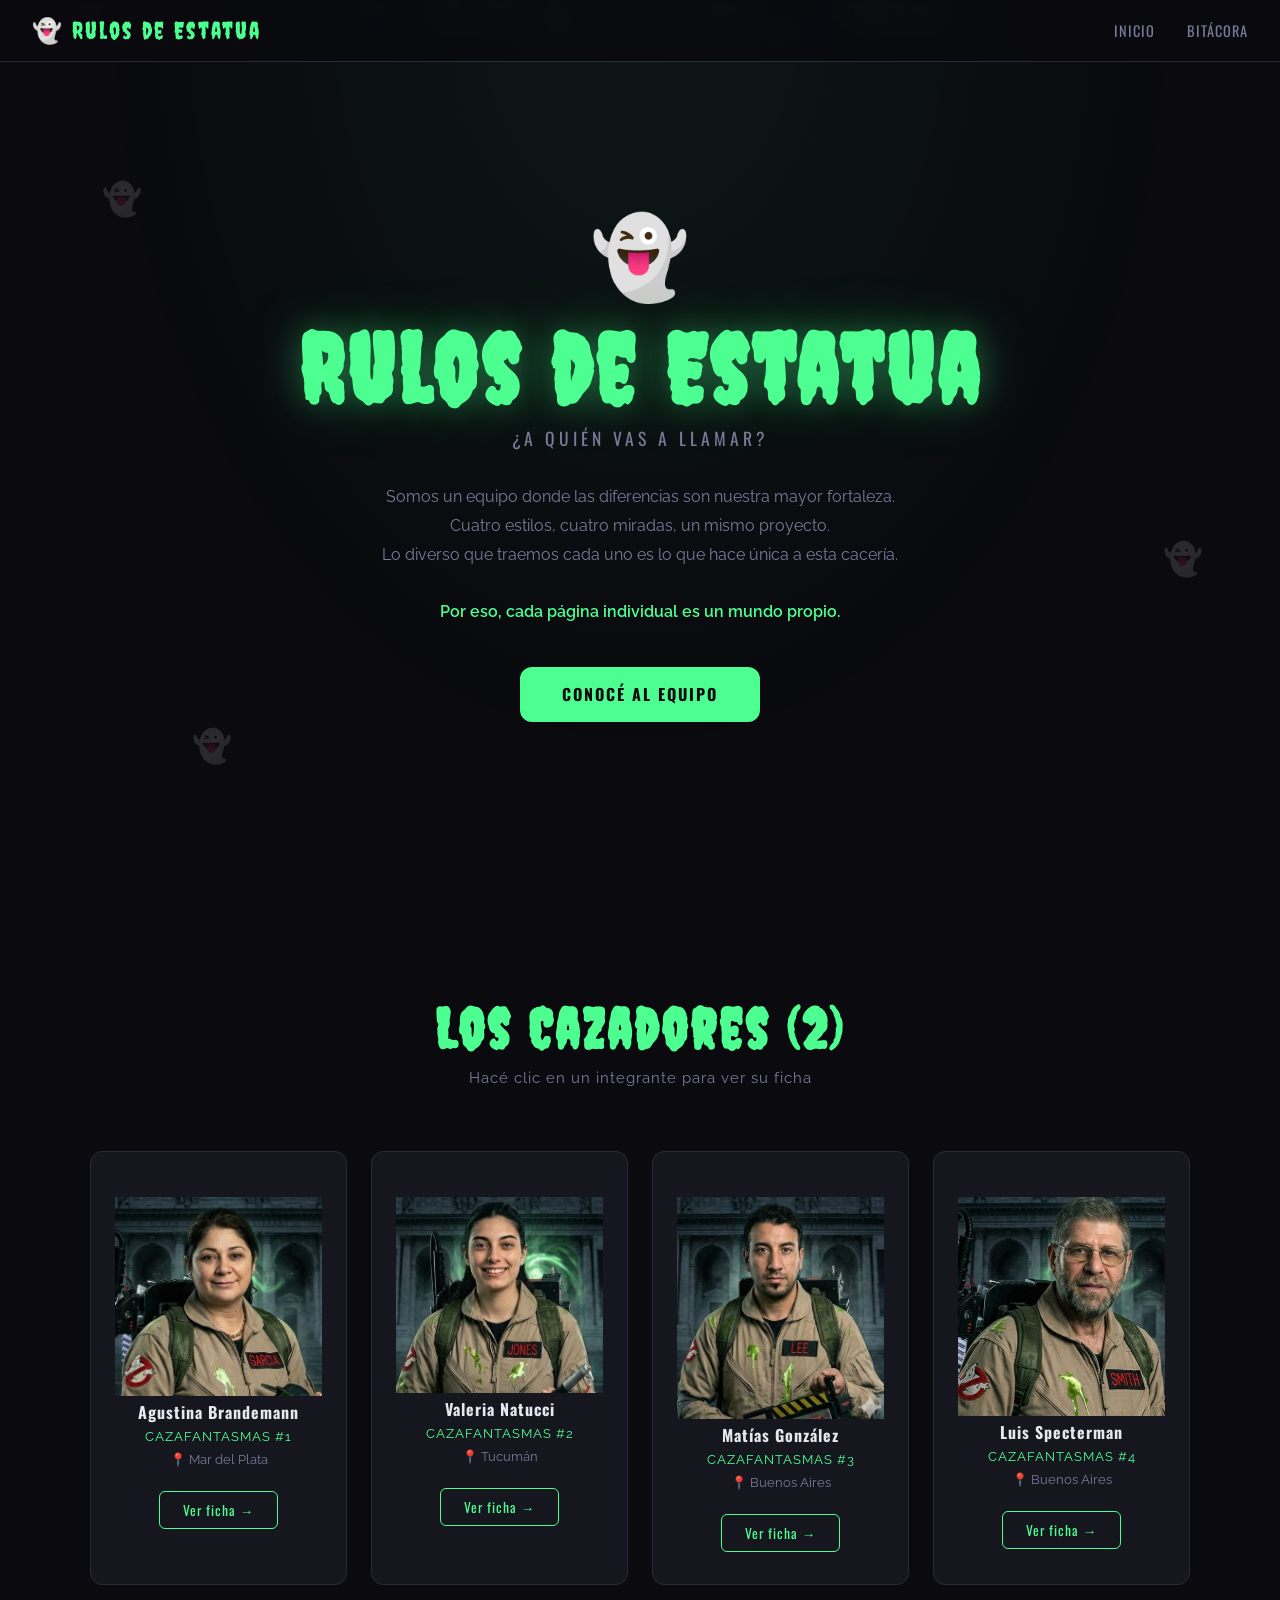
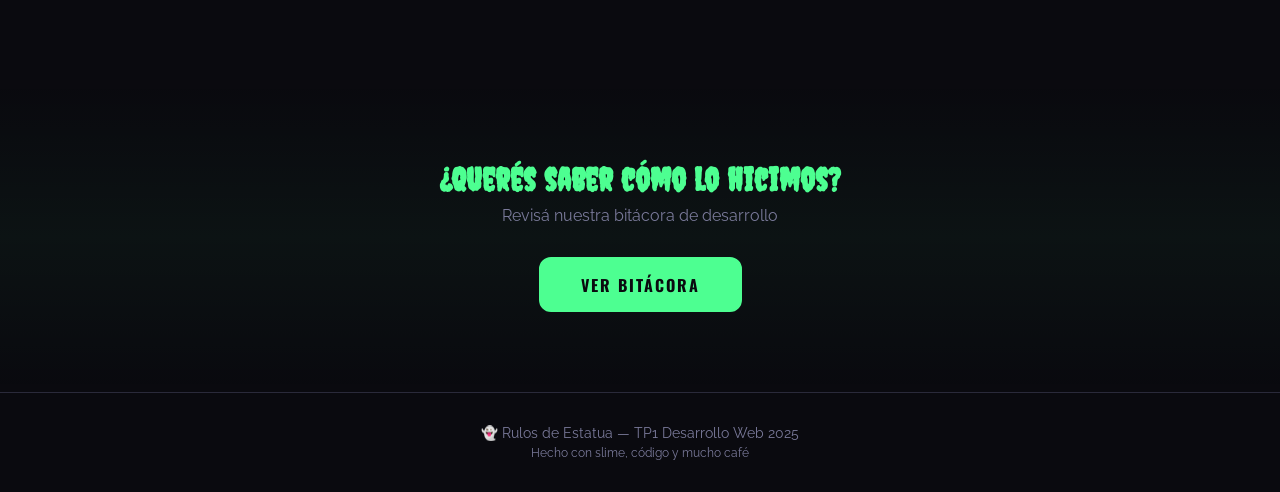
<file: index.html>
<!DOCTYPE html>
<html lang="es">
<head>
  <meta charset="UTF-8" />
  <meta name="viewport" content="width=device-width, initial-scale=1.0" />
  <title>Rulos de Estatua</title>
  <link rel="preconnect" href="https://fonts.googleapis.com" />
  <link rel="preconnect" href="https://fonts.gstatic.com" crossorigin />
  <link href="https://fonts.googleapis.com/css2?family=Creepster&family=Oswald:wght@400;700&family=Raleway:wght@300;400;600&display=swap" rel="stylesheet" />
  <link rel="stylesheet" href="css/style.css" />
</head>
<body>

  <!-- Partículas de slime flotando -->
  <div class="particles" id="particles"></div>

  <!-- NAV -->
  <nav class="navbar">
    <div class="nav-logo">👻 Rulos de Estatua</div>
    <ul class="nav-links">
      <li><a href="index.html">Inicio</a></li>
      <li><a href="bitacora.html">Bitácora</a></li>
    </ul>
  </nav>

  <!-- HERO -->
  <header class="hero">
    <div class="hero-content">
      <div class="logo-ghost">👻</div>
      <h1 class="team-title">Rulos de Estatua</h1>
      <p class="team-tagline">¿A quién vas a llamar?</p>
      <p class="team-description">
        Somos un equipo donde las diferencias son nuestra mayor fortaleza.<br />
        Cuatro estilos, cuatro miradas, un mismo proyecto.<br />
        Lo diverso que traemos cada uno es lo que hace única a esta cacería.
        <br /><br />
        <span class="slime-text">Por eso, cada página individual es un mundo propio.</span>
      </p>
      <a href="#equipo" class="btn-primary">Conocé al equipo</a>
    </div>
    <div class="hero-ghost-deco">
      <span class="ghost-float g1">👻</span>
      <span class="ghost-float g2">👻</span>
      <span class="ghost-float g3">👻</span>
    </div>
  </header>

  <!-- EQUIPO -->
  <section class="team-section" id="equipo">
    <h2 class="section-title">Los Cazadores</h2>
    <p class="section-subtitle">Hacé clic en un integrante para ver su ficha</p>

    <div class="team-grid">

        <div class="member-card" onclick="window.location.href='agu.html'">
        <div class="card-ghost">👻</div>
        <img src="img/Agu.jpeg" alt="Agustina Brandemann" style="width: 100%; height: auto;" />
        <h3 class="member-name">Agustina Brandemann</h3>
        <p class="member-role">Cazafantasmas #1</p>
        <span class="member-city">📍 Mar del Plata</span>
        <a href="agu.html" class="btn-card">Ver ficha →</a>
      </div>

      <div class="member-card" onclick="window.location.href='valeria.html'">
        <div class="card-ghost">👻</div>
          <img src="img/Vale.jpeg" alt="Valeria Natucci" style="width: 100%; height: auto;" />
        <h3 class="member-name">Valeria Natucci</h3>
        <p class="member-role">Cazafantasmas #2</p>
        <span class="member-city">📍 Tucumán</span>
        <a href="valeria.html" class="btn-card">Ver ficha →</a>
      </div>

      <div class="member-card" onclick="window.location.href='matias.html'">
        <div class="card-ghost">👻</div>
          <img src="img/Mati.jpeg" alt="Matías González" style="width: 100%; height: auto;" />
        <h3 class="member-name">Matías González</h3>
        <p class="member-role">Cazafantasmas #3</p>
        <span class="member-city">📍 Buenos Aires</span>
        <a href="matias.html" class="btn-card">Ver ficha →</a>
      </div>

      <div class="member-card" onclick="window.location.href='luis.html'">
        <div class="card-ghost">👻</div>
       <!-- <div class="card-avatar">LS</div>-->
         <img src="img/Luis.jpeg" alt="Luis Specterman" style="width: 100%; height: auto;" />
        <h3 class="member-name">Luis Specterman</h3>
        <p class="member-role">Cazafantasmas #4</p>
        <span class="member-city">📍 Buenos Aires</span>
        <a href="luis.html" class="btn-card">Ver ficha →</a>
      </div>

    </div>
  </section>

  <!-- LLAMADA A ACCIÓN -->
  <section class="cta-section">
    <h2>¿Querés saber cómo lo hicimos?</h2>
    <p>Revisá nuestra bitácora de desarrollo</p>
    <a href="bitacora.html" class="btn-primary">Ver Bitácora</a>
  </section>

  <!-- FOOTER -->
  <footer class="footer">
    <p>👻 Rulos de Estatua &mdash; TP1 Desarrollo Web 2025</p>
    <p class="footer-small">Hecho con slime, código y mucho café</p>
  </footer>

  <script src="js/main.js"></script>
</body>
</html>
</file>
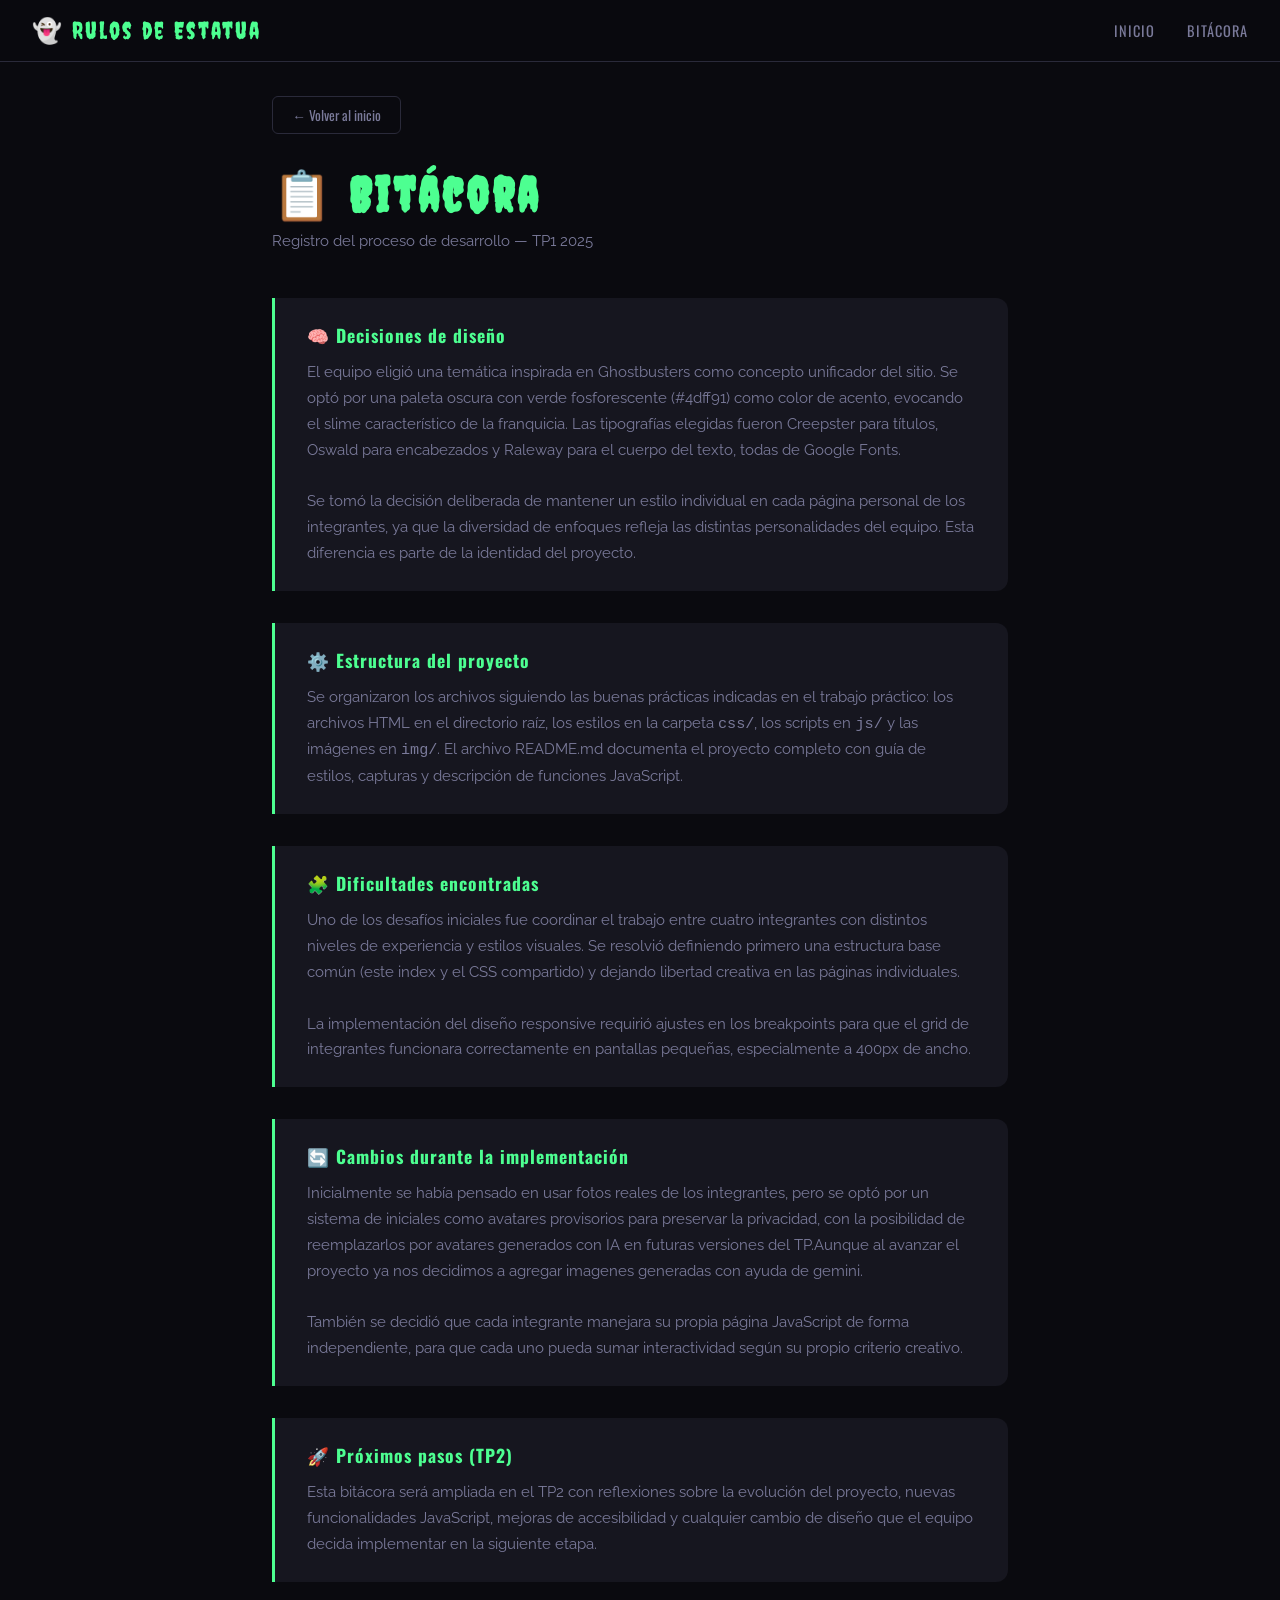
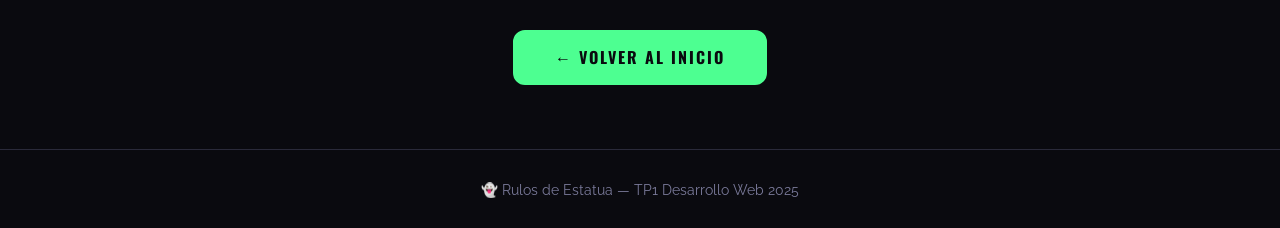
<file: bitacora.html>
<!DOCTYPE html>
<html lang="es">
<head>
  <meta charset="UTF-8" />
  <meta name="viewport" content="width=device-width, initial-scale=1.0" />
  <title>Bitácora — Rulos de Estatua</title>
  <link rel="preconnect" href="https://fonts.googleapis.com" />
  <link rel="preconnect" href="https://fonts.gstatic.com" crossorigin />
  <link href="https://fonts.googleapis.com/css2?family=Creepster&family=Oswald:wght@400;700&family=Raleway:wght@300;400;600&display=swap" rel="stylesheet" />
  <link rel="stylesheet" href="css/style.css" />
</head>
<body>

  <nav class="navbar">
    <div class="nav-logo">👻 Rulos de Estatua</div>
    <ul class="nav-links">
      <li><a href="index.html">Inicio</a></li>
      <li><a href="bitacora.html">Bitácora</a></li>
    </ul>
  </nav>

  <main class="bitacora-container">

    <a href="index.html" class="back-btn">← Volver al inicio</a>

    <h1>📋 Bitácora</h1>
    <p class="subtitle">Registro del proceso de desarrollo — TP1 2025</p>

    <div class="bitacora-entry">
      <h2>🧠 Decisiones de diseño</h2>
      <p>
        El equipo eligió una temática inspirada en Ghostbusters como concepto unificador del sitio.
        Se optó por una paleta oscura con verde fosforescente (#4dff91) como color de acento, evocando
        el slime característico de la franquicia. Las tipografías elegidas fueron Creepster para títulos,
        Oswald para encabezados y Raleway para el cuerpo del texto, todas de Google Fonts.
        <br /><br />
        Se tomó la decisión deliberada de mantener un estilo individual en cada página personal de los integrantes,
        ya que la diversidad de enfoques refleja las distintas personalidades del equipo. Esta diferencia es parte
        de la identidad del proyecto.
      </p>
    </div>

    <div class="bitacora-entry">
      <h2>⚙️ Estructura del proyecto</h2>
      <p>
        Se organizaron los archivos siguiendo las buenas prácticas indicadas en el trabajo práctico:
        los archivos HTML en el directorio raíz, los estilos en la carpeta <code>css/</code>,
        los scripts en <code>js/</code> y las imágenes en <code>img/</code>.
        El archivo README.md documenta el proyecto completo con guía de estilos, capturas y descripción
        de funciones JavaScript.
      </p>
    </div>

    <div class="bitacora-entry">
      <h2>🧩 Dificultades encontradas</h2>
      <p>
        Uno de los desafíos iniciales fue coordinar el trabajo entre cuatro integrantes con distintos
        niveles de experiencia y estilos visuales. Se resolvió definiendo primero una estructura base común
        (este index y el CSS compartido) y dejando libertad creativa en las páginas individuales.
        <br /><br />
        La implementación del diseño responsive requirió ajustes en los breakpoints para que el grid de
        integrantes funcionara correctamente en pantallas pequeñas, especialmente a 400px de ancho.
      </p>
    </div>

    <div class="bitacora-entry">
      <h2>🔄 Cambios durante la implementación</h2>
      <p>
        Inicialmente se había pensado en usar fotos reales de los integrantes, pero se optó por un sistema
        de iniciales como avatares provisorios para preservar la privacidad, con la posibilidad de
        reemplazarlos por avatares generados con IA en futuras versiones del TP.Aunque al avanzar el proyecto ya nos decidimos a agregar imagenes generadas con ayuda de gemini.
        <br /><br />
        También se decidió que cada integrante manejara su propia página JavaScript de forma independiente,
        para que cada uno pueda sumar interactividad según su propio criterio creativo.
      </p>
    </div>

    <div class="bitacora-entry">
      <h2>🚀 Próximos pasos (TP2)</h2>
      <p>
        Esta bitácora será ampliada en el TP2 con reflexiones sobre la evolución del proyecto,
        nuevas funcionalidades JavaScript, mejoras de accesibilidad y cualquier cambio de diseño
        que el equipo decida implementar en la siguiente etapa.
      </p>
    </div>

    <div style="text-align: center; margin-top: 3rem;">
      <a href="index.html" class="btn-primary">← Volver al inicio</a>
    </div>

  </main>

  <footer class="footer">
    <p>👻 Rulos de Estatua &mdash; TP1 Desarrollo Web 2025</p>
  </footer>

</body>
</html>
</file>
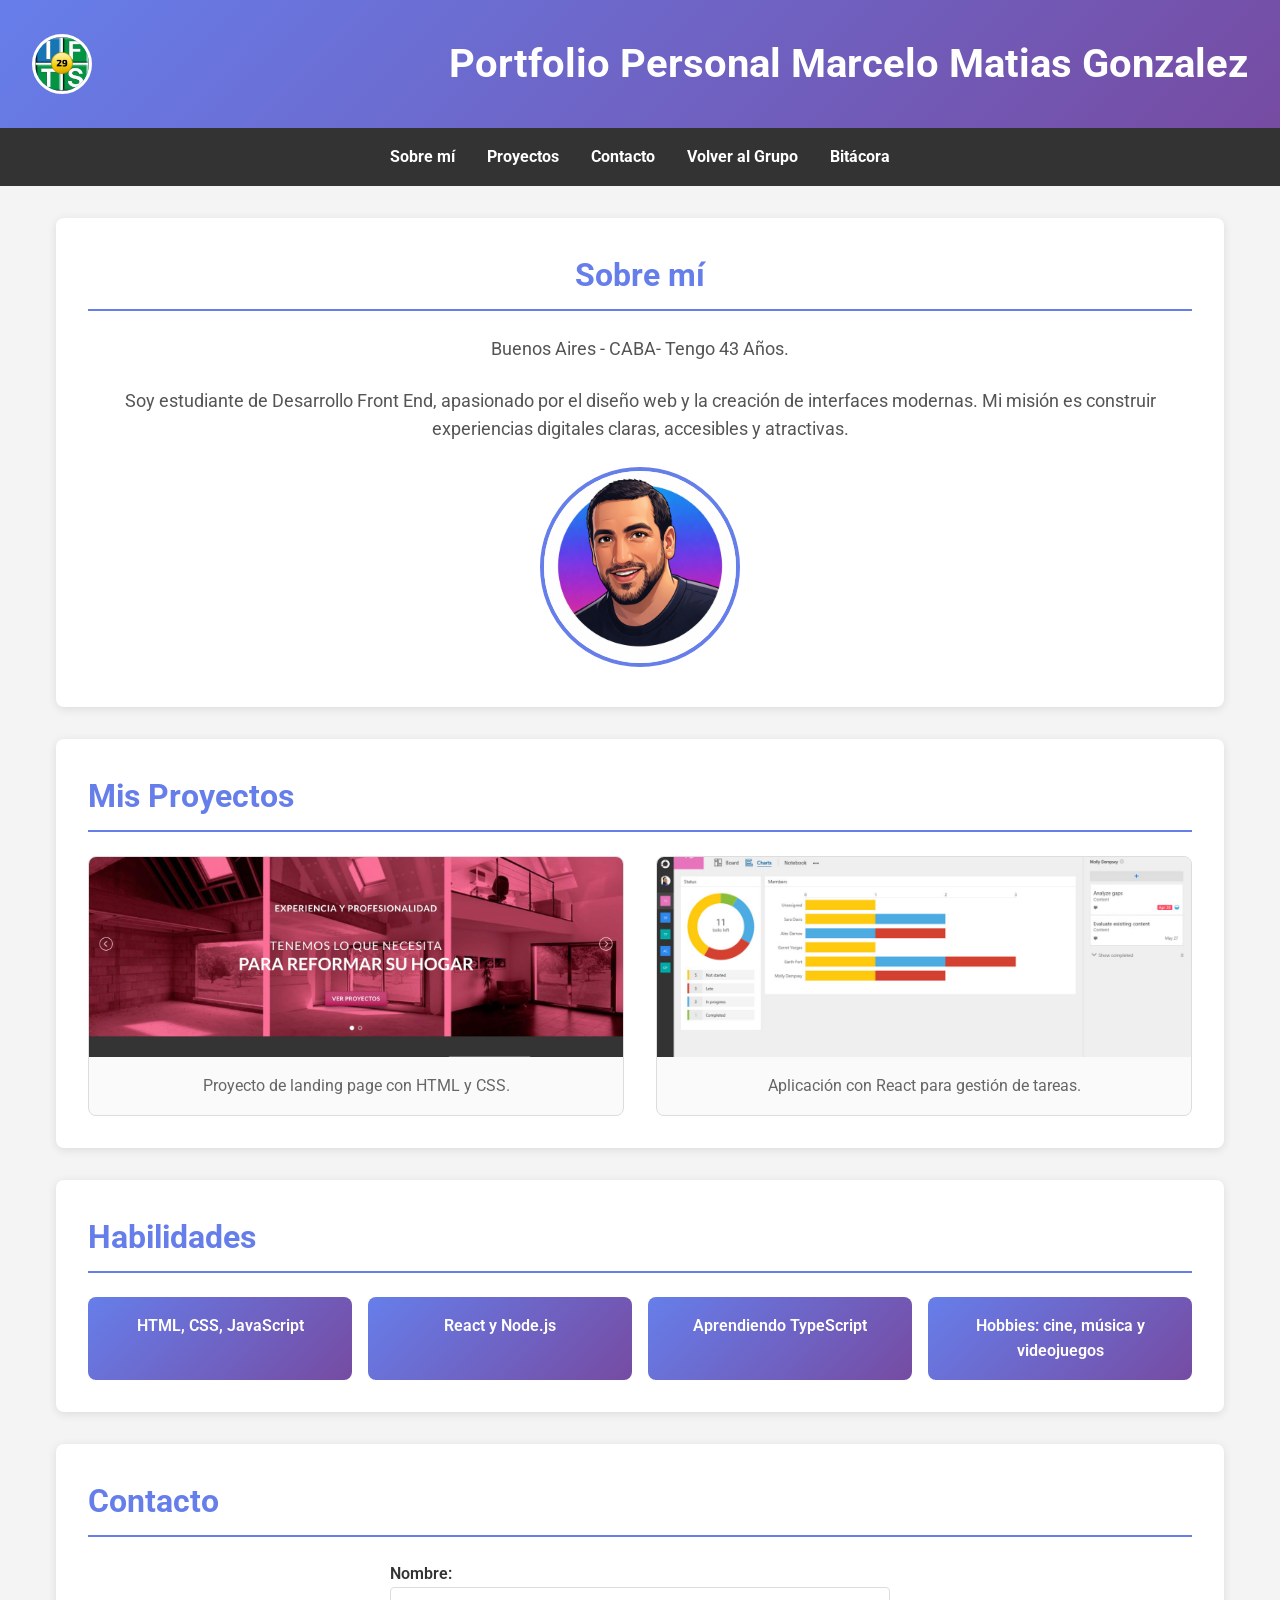
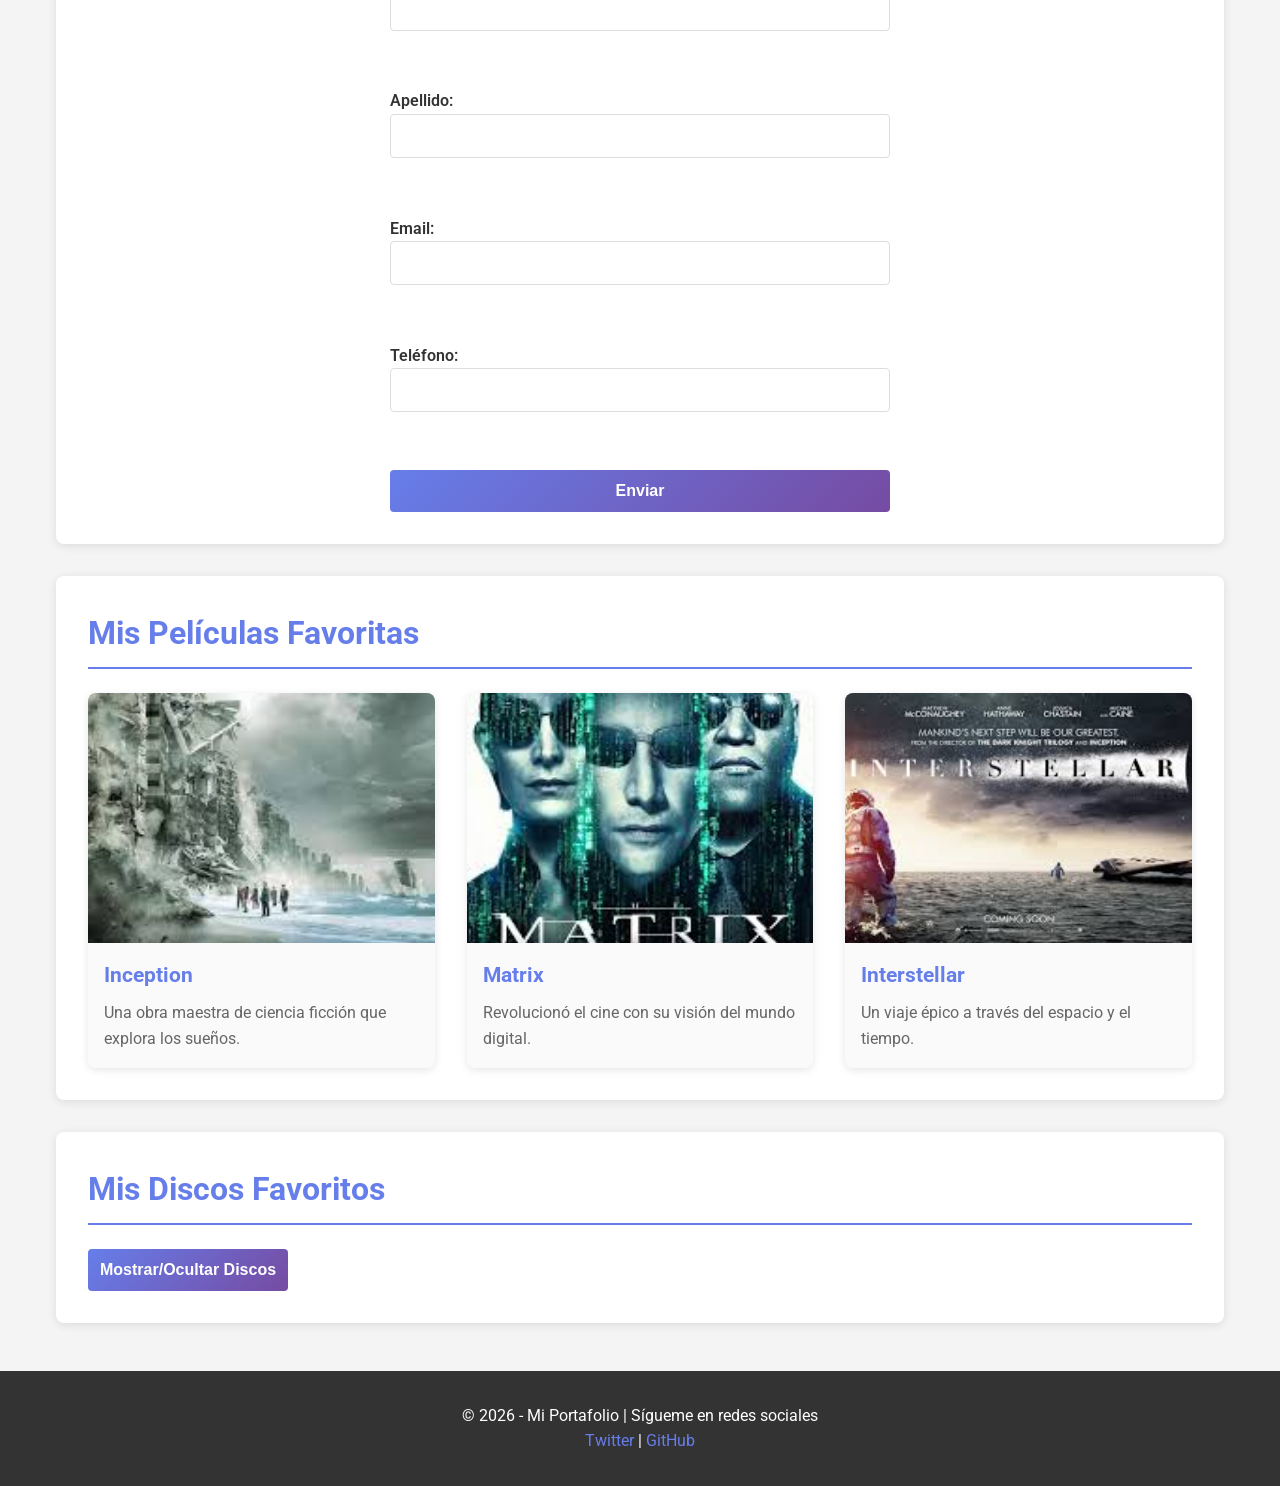
<file: matias.html>
<!DOCTYPE html>
<html lang="es">
<head>
  <meta charset="UTF-8">
  <meta name="viewport" content="width=device-width, initial-scale=1.0">
  <title>Mi Portafolio Personal</title>
  <!-- Google Fonts -->
  <link href="https://fonts.googleapis.com/css2?family=Roboto:wght@400;700&display=swap" rel="stylesheet">
  <!-- CSS -->
  <link rel="stylesheet" href="/css/matias.css">

</head>
<body>
  <!-- HEADER: Encabezado principal -->
  <header>
    <img src="img/img.matias/logo.jpg" alt="Logo" id="logo">
    <h1>Portfolio Personal Marcelo Matias Gonzalez</h1>
  </header>

  <!-- NAV: Barra de navegación -->
  <nav>
    <ul>
      <li><a href="#sobre-mi">Sobre mí</a></li>
      <li><a href="#proyectos">Proyectos</a></li>
      <li><a href="#contacto">Contacto</a></li>
      <li><a href="https://tp1-grupal-front.vercel.app/index.html">Volver al Grupo</a></li>
      <li><a href="https://tp1-grupal-front.vercel.app/bitacora.html">Bitácora</a></li>
    </ul>
  </nav>

  <!-- MAIN: Contenido principal -->
  <main>
    <!-- SOBRE MI -->
    <section id="sobre-mi">
      <h2>Sobre mí</h2>
      <p>Buenos Aires - CABA- Tengo 43 Años.</p>
      <p>Soy estudiante de Desarrollo Front End, apasionado por el diseño web y la creación de interfaces modernas. Mi misión es construir experiencias digitales claras, accesibles y atractivas.</p>
      <img src="img/img.matias/avatar.png" alt="Foto de perfil o avatar" width="200" height="200">
    </section>

    <!-- TARJETAS -->
    <section id="proyectos">
      <h2>Mis Proyectos</h2>
      <div class="tarjetas-container">
        <div class="tarjeta">
          <img src="img/img.matias/proyecto1.png" alt="Proyecto 1" width="360" height="220">
          <p>Proyecto de landing page con HTML y CSS.</p>
        </div>
        <div class="tarjeta">
          <img src="img/img.matias/proyecto2.jpg" alt="Proyecto 2" width="360" height="220">
          <p>Aplicación con React para gestión de tareas.</p>
        </div>
      </div>
    </section>

    <!-- HABILIDADES -->
    <section id="habilidades">
      <h2>Habilidades</h2>
      <ul>
        <li>HTML, CSS, JavaScript</li>
        <li>React y Node.js</li>
        <li>Aprendiendo TypeScript</li>
        <li>Hobbies: cine, música y videojuegos</li>
      </ul>
    </section>

    <!-- CONTACTO -->
    <section id="contacto">
      <h2>Contacto</h2>
      <form>
        <label>Nombre: <input type="text" name="nombre"></label><br>
        <label>Apellido: <input type="text" name="apellido"></label><br>
        <label>Email: <input type="email" name="email"></label><br>
        <label>Teléfono: <input type="tel" name="telefono"></label><br>
        <button type="submit">Enviar</button>
      </form>
    </section>

    <!-- PELÍCULAS -->
    <section id="películas">
      <h2>Mis Películas Favoritas</h2>
      <div class="peliculas-container">
        <div class="pelicula">
          <img src="img/img.matias/inception.jpg" alt="Inception">
          <h3>Inception</h3>
          <p>Una obra maestra de ciencia ficción que explora los sueños.</p>
        </div>
        <div class="pelicula">
          <img src="img/img.matias/matrix.jpg" alt="Matrix">
          <h3>Matrix</h3>
          <p>Revolucionó el cine con su visión del mundo digital.</p>
        </div>
        <div class="pelicula">
          <img src="img/img.matias/interestellar.jpg" alt="Interstellar">
          <h3>Interstellar</h3>
          <p>Un viaje épico a través del espacio y el tiempo.</p>
        </div>
      </div>
    </section>
    <!-- MÚSICA -->
    <section id="musica">
      <h2>Mis Discos Favoritos</h2>
      <button id="toggle-musica">Mostrar/Ocultar Discos</button>
      <div class="discos-container" style="display: none;">
        <div class="disco">
          <img src="img/img.matias/despedazados.jpg" alt="Despedazados por mil partes - La Renga">
          <h3>Despedazados por mil partes</h3>
          <p>La Renga</p>
        </div>
        <div class="disco">
          <img src="img/img.matias/oktubre.jpg" alt="Oktubre - Los Redondos">
          <h3>Oktubre</h3>
          <p>Patricio Rey y sus Redonditos de Ricota</p>
        </div>
        <div class="disco">
          <img src="img/img.matias/sumo.jpg" alt="After Chabón - Sumo">
          <h3>After Chabón</h3>
          <p>Sumo</p>
        </div>
      </div>
    </section>
  </main>

  <!-- BOTÓN VOLVER ARRIBA -->
  <button id="back-to-top" title="Volver arriba">↑</button>

  <!-- FOOTER -->
  <footer>
    <p>© 2026 - Mi Portafolio | Sígueme en redes sociales</p>
    <a href="#">Twitter</a> | <a href="#">GitHub</a>
  </footer>

  <!-- Comentarios en el código -->
  <!-- HEADER: Aquí podría agregarse un logo en el futuro -->
  <!-- NAV: Se puede mejorar con un menú hamburguesa para móviles -->
  <!-- TARJETAS: Ideal agregar más proyectos y animaciones -->
  <!-- CONTACTO: A futuro se puede conectar con un backend -->
  <script src="js/matias.js"></script>
</body>
</html>
</file>
<file: css/style.css>
/* ====================================
   RULOS DE ESTATUA — CSS Principal
   Tema: Ghostbusters
   ==================================== */

/* ---- Variables ---- */
:root {
  --color-bg: #0a0a0f;
  --color-surface: #111118;
  --color-card: #16161f;
  --color-border: #2a2a3a;
  --color-slime: #4dff91;
  --color-slime-dark: #00cc5a;
  --color-slime-glow: rgba(77, 255, 145, 0.25);
  --color-ghost: #c8d8ff;
  --color-danger: #ff4444;
  --color-text: #e8e8f0;
  --color-text-muted: #7a7a9a;
  --font-title: 'Creepster', cursive;
  --font-heading: 'Oswald', sans-serif;
  --font-body: 'Raleway', sans-serif;
  --transition: 0.3s ease;
  --radius: 12px;
}

/* ---- Reset ---- */
*, *::before, *::after {
  box-sizing: border-box;
  margin: 0;
  padding: 0;
}

html {
  scroll-behavior: smooth;
}

body {
  background-color: var(--color-bg);
  color: var(--color-text);
  font-family: var(--font-body);
  min-height: 100vh;
  overflow-x: hidden;
  position: relative;
}

a {
  color: inherit;
  text-decoration: none;
}

/* ---- Partículas de fondo ---- */
.particles {
  position: fixed;
  top: 0; left: 0;
  width: 100%; height: 100%;
  pointer-events: none;
  z-index: 0;
}

.particle {
  position: absolute;
  font-size: 1.2rem;
  opacity: 0.08;
  animation: floatParticle linear infinite;
}

@keyframes floatParticle {
  0%   { transform: translateY(100vh) rotate(0deg); opacity: 0; }
  10%  { opacity: 0.08; }
  90%  { opacity: 0.08; }
  100% { transform: translateY(-10vh) rotate(360deg); opacity: 0; }
}

/* ---- Navbar ---- */
.navbar {
  position: fixed;
  top: 0;
  width: 100%;
  z-index: 100;
  display: flex;
  align-items: center;
  justify-content: space-between;
  padding: 1rem 2rem;
  background: rgba(10, 10, 15, 0.85);
  backdrop-filter: blur(12px);
  border-bottom: 1px solid var(--color-border);
}

.nav-logo {
  font-family: var(--font-title);
  font-size: 1.5rem;
  color: var(--color-slime);
  letter-spacing: 2px;
}

.nav-links {
  list-style: none;
  display: flex;
  gap: 2rem;
}

.nav-links a {
  font-family: var(--font-heading);
  font-size: 0.9rem;
  letter-spacing: 1px;
  text-transform: uppercase;
  color: var(--color-text-muted);
  transition: color var(--transition);
}

.nav-links a:hover {
  color: var(--color-slime);
}

/* ---- Hero ---- */
.hero {
  min-height: 100vh;
  display: flex;
  align-items: center;
  justify-content: center;
  padding: 6rem 2rem 4rem;
  position: relative;
  text-align: center;
  background: radial-gradient(ellipse at center top, rgba(77, 255, 145, 0.06) 0%, transparent 60%);
}

.hero-content {
  position: relative;
  z-index: 2;
  max-width: 700px;
}

.logo-ghost {
  font-size: 5rem;
  animation: ghostBob 3s ease-in-out infinite;
  display: block;
  margin-bottom: 1rem;
}

@keyframes ghostBob {
  0%, 100% { transform: translateY(0); }
  50% { transform: translateY(-16px); }
}

.team-title {
  font-family: var(--font-title);
  font-size: clamp(3rem, 8vw, 6rem);
  color: var(--color-slime);
  text-shadow: 0 0 30px var(--color-slime-glow), 0 0 60px var(--color-slime-glow);
  letter-spacing: 4px;
  line-height: 1;
  margin-bottom: 0.5rem;
}

.team-tagline {
  font-family: var(--font-heading);
  font-size: 1.1rem;
  letter-spacing: 4px;
  text-transform: uppercase;
  color: var(--color-text-muted);
  margin-bottom: 2rem;
}

.team-description {
  font-size: 1rem;
  line-height: 1.8;
  color: var(--color-text-muted);
  margin-bottom: 2.5rem;
}

.slime-text {
  color: var(--color-slime);
  font-weight: 600;
}

/* Fantasmas decorativos del hero */
.hero-ghost-deco {
  position: absolute;
  inset: 0;
  z-index: 1;
  pointer-events: none;
}

.ghost-float {
  position: absolute;
  font-size: 2rem;
  opacity: 0.15;
  animation: ghostBob 3s ease-in-out infinite;
}

.g1 { top: 20%; left: 8%; animation-delay: 0s; }
.g2 { top: 60%; right: 6%; animation-delay: 1s; }
.g3 { bottom: 15%; left: 15%; animation-delay: 2s; }

/* ---- Botones ---- */
.btn-primary {
  display: inline-block;
  padding: 0.85rem 2.5rem;
  background: var(--color-slime);
  color: var(--color-bg);
  font-family: var(--font-heading);
  font-size: 1rem;
  font-weight: 700;
  letter-spacing: 2px;
  text-transform: uppercase;
  border-radius: var(--radius);
  transition: all var(--transition);
  border: 2px solid var(--color-slime);
  cursor: pointer;
}

.btn-primary:hover {
  background: transparent;
  color: var(--color-slime);
  box-shadow: 0 0 20px var(--color-slime-glow);
  transform: translateY(-2px);
}

.btn-card {
  display: inline-block;
  padding: 0.5rem 1.4rem;
  border: 1px solid var(--color-slime);
  color: var(--color-slime);
  font-family: var(--font-heading);
  font-size: 0.85rem;
  letter-spacing: 1px;
  border-radius: 6px;
  transition: all var(--transition);
  margin-top: 1rem;
}

.btn-card:hover {
  background: var(--color-slime);
  color: var(--color-bg);
}

/* ---- Sección equipo ---- */
.team-section {
  padding: 6rem 2rem;
  position: relative;
  z-index: 2;
}

.section-title {
  font-family: var(--font-title);
  font-size: clamp(2rem, 5vw, 3.5rem);
  color: var(--color-slime);
  text-align: center;
  letter-spacing: 3px;
  margin-bottom: 0.5rem;
}

.section-subtitle {
  text-align: center;
  color: var(--color-text-muted);
  font-size: 0.95rem;
  margin-bottom: 4rem;
  letter-spacing: 1px;
}

/* ---- Grid de integrantes ---- */
.team-grid {
  display: grid;
  grid-template-columns: repeat(4, 1fr);
  gap: 1.5rem;
  max-width: 1100px;
  margin: 0 auto;
}

.member-card {
  background: var(--color-card);
  border: 1px solid var(--color-border);
  border-radius: var(--radius);
  padding: 2rem 1.5rem;
  text-align: center;
  cursor: pointer;
  transition: all var(--transition);
  position: relative;
  overflow: hidden;
}

.member-card::before {
  content: '';
  position: absolute;
  top: -2px; left: -2px; right: -2px; bottom: -2px;
  border-radius: var(--radius);
  background: linear-gradient(135deg, var(--color-slime), transparent, var(--color-slime));
  opacity: 0;
  transition: opacity var(--transition);
  z-index: -1;
}

.member-card:hover {
  transform: translateY(-8px);
  border-color: var(--color-slime);
  box-shadow: 0 10px 40px var(--color-slime-glow);
}

.member-card:hover::before {
  opacity: 0.3;
}

.card-ghost {
  font-size: 1.5rem;
  opacity: 0;
  transition: opacity var(--transition);
  margin-bottom: -1rem;
}

.member-card:hover .card-ghost {
  opacity: 1;
}

.card-avatar {
  width: 50%;
  height: 100px;
  border-radius: 8px;
  overflow: hidden;
  display: flex;
  align-items: center;
  justify-content: center;
  font-family: var(--font-heading);
  font-size: 1.3rem;
  font-weight: 700;
  color: var(--color-bg);
  margin: 0.5rem auto 1rem;
}

.card-avatar img {
  width: 50%;
  height: 100%;
  object-fit: contain;
}

.member-name {
  font-family: var(--font-heading);
  font-size: 1rem;
  font-weight: 700;
  letter-spacing: 1px;
  margin-bottom: 0.3rem;
}

.member-role {
  font-size: 0.8rem;
  color: var(--color-slime);
  letter-spacing: 1px;
  text-transform: uppercase;
  margin-bottom: 0.5rem;
}

.member-city {
  font-size: 0.8rem;
  color: var(--color-text-muted);
  display: block;
  margin-bottom: 0.5rem;
}

/* ---- CTA ---- */
.cta-section {
  padding: 5rem 2rem;
  text-align: center;
  background: linear-gradient(to bottom, transparent, rgba(77, 255, 145, 0.04), transparent);
  position: relative;
  z-index: 2;
}

.cta-section h2 {
  font-family: var(--font-title);
  font-size: 2rem;
  color: var(--color-slime);
  margin-bottom: 0.5rem;
}

.cta-section p {
  color: var(--color-text-muted);
  margin-bottom: 2rem;
}

/* ---- Footer ---- */
.footer {
  padding: 2rem;
  text-align: center;
  border-top: 1px solid var(--color-border);
  position: relative;
  z-index: 2;
}

.footer p {
  color: var(--color-text-muted);
  font-size: 0.85rem;
}

.footer-small {
  font-size: 0.75rem !important;
  margin-top: 0.3rem;
}

/* ====================================
   PÁGINA INDIVIDUAL — estilos base
   (cada integrante puede extender esto)
   ==================================== */

.individual-page {
  min-height: 100vh;
  padding-top: 5rem;
}

.back-btn {
  display: inline-flex;
  align-items: center;
  gap: 0.5rem;
  padding: 0.5rem 1.2rem;
  border: 1px solid var(--color-border);
  color: var(--color-text-muted);
  font-family: var(--font-heading);
  font-size: 0.85rem;
  border-radius: 6px;
  transition: all var(--transition);
  margin-bottom: 2rem;
}

.back-btn:hover {
  border-color: var(--color-slime);
  color: var(--color-slime);
}

.profile-header {
  display: flex;
  align-items: center;
  gap: 2rem;
  margin-bottom: 3rem;
  padding: 2rem;
  background: var(--color-card);
  border: 1px solid var(--color-border);
  border-radius: var(--radius);
}

.profile-avatar-img {
  width: 120px;
  height: 120px;
  border-radius: 50%;
  object-fit: cover;
  border: 3px solid var(--color-slime);
  box-shadow: 0 0 20px var(--color-slime-glow);
}

.profile-avatar-placeholder {
  width: 120px;
  height: 120px;
  border-radius: 50%;
  background: linear-gradient(135deg, var(--color-slime-dark), var(--color-slime));
  display: flex;
  align-items: center;
  justify-content: center;
  font-family: var(--font-heading);
  font-size: 2.5rem;
  font-weight: 700;
  color: var(--color-bg);
  flex-shrink: 0;
  border: 3px solid var(--color-slime);
  box-shadow: 0 0 20px var(--color-slime-glow);
}

.profile-info h1 {
  font-family: var(--font-title);
  font-size: 2.5rem;
  color: var(--color-slime);
  letter-spacing: 2px;
}

.profile-meta {
  display: flex;
  gap: 1.5rem;
  margin-top: 0.5rem;
  flex-wrap: wrap;
}

.profile-meta span {
  font-size: 0.9rem;
  color: var(--color-text-muted);
}

.profile-grid {
  display: grid;
  grid-template-columns: 1fr 1fr;
  gap: 1.5rem;
  padding: 0 2rem 4rem;
}

.info-card {
  background: var(--color-card);
  border: 1px solid var(--color-border);
  border-radius: var(--radius);
  padding: 1.5rem;
}

.info-card h2 {
  font-family: var(--font-heading);
  font-size: 0.85rem;
  letter-spacing: 2px;
  text-transform: uppercase;
  color: var(--color-slime);
  margin-bottom: 1rem;
  padding-bottom: 0.5rem;
  border-bottom: 1px solid var(--color-border);
}

.skills-list {
  display: flex;
  flex-wrap: wrap;
  gap: 0.5rem;
  list-style: none;
}

.skills-list li {
  padding: 0.3rem 0.8rem;
  border: 1px solid var(--color-slime);
  border-radius: 20px;
  font-size: 0.85rem;
  color: var(--color-slime);
  font-family: var(--font-heading);
  letter-spacing: 0.5px;
}

.fav-list {
  list-style: none;
}

.fav-list li {
  padding: 0.5rem 0;
  border-bottom: 1px solid var(--color-border);
  font-size: 0.9rem;
  color: var(--color-text);
  display: flex;
  align-items: center;
  gap: 0.5rem;
}

.fav-list li:last-child {
  border-bottom: none;
}

/* ====================================
   BITÁCORA
   ==================================== */

.bitacora-container {
  max-width: 800px;
  margin: 0 auto;
  padding: 6rem 2rem 4rem;
}

.bitacora-container h1 {
  font-family: var(--font-title);
  font-size: 3rem;
  color: var(--color-slime);
  letter-spacing: 3px;
  margin-bottom: 0.5rem;
}

.bitacora-container .subtitle {
  color: var(--color-text-muted);
  margin-bottom: 3rem;
  font-size: 0.95rem;
}

.bitacora-entry {
  border-left: 3px solid var(--color-slime);
  padding: 1.5rem 2rem;
  margin-bottom: 2rem;
  background: var(--color-card);
  border-radius: 0 var(--radius) var(--radius) 0;
}

.bitacora-entry h2 {
  font-family: var(--font-heading);
  color: var(--color-slime);
  font-size: 1.1rem;
  letter-spacing: 1px;
  margin-bottom: 0.75rem;
}

.bitacora-entry p {
  color: var(--color-text-muted);
  line-height: 1.7;
  font-size: 0.95rem;
}

/* ====================================
   RESPONSIVE DESIGN
   ==================================== */

/* --- 1200px: escritorio grande --- */
@media (max-width: 1200px) {
  .team-grid {
    grid-template-columns: repeat(2, 1fr);
    max-width: 700px;
  }
}

/* --- 900px: tablets --- */
@media (max-width: 900px) {
  .navbar {
    padding: 1rem 1.5rem;
  }

  .nav-links {
    gap: 1.2rem;
  }

  .hero {
    padding: 5rem 1.5rem 3rem;
  }

  .profile-grid {
    grid-template-columns: 1fr;
    padding: 0 1.5rem 3rem;
  }

  .profile-header {
    flex-direction: column;
    text-align: center;
    padding: 1.5rem;
  }

  .profile-meta {
    justify-content: center;
  }
}

/* --- 400px: móviles pequeños --- */
@media (max-width: 400px) {
  .navbar {
    flex-direction: column;
    gap: 0.5rem;
    padding: 0.75rem 1rem;
  }

  .nav-links {
    gap: 1rem;
    font-size: 0.8rem;
  }

  .team-grid {
    grid-template-columns: 1fr;
    max-width: 300px;
    margin: 0 auto;
  }

  .team-title {
    font-size: 2.5rem;
  }

  .section-title {
    font-size: 1.8rem;
  }

  .profile-avatar-img,
  .profile-avatar-placeholder {
    width: 90px;
    height: 90px;
  }

  .profile-info h1 {
    font-size: 1.8rem;
  }

  .bitacora-container {
    padding: 5rem 1rem 3rem;
  }

  .bitacora-entry {
    padding: 1rem 1.2rem;
  }
}

.card-avatar {
  width: 100%;
  height: 200px;
  border-radius: 8px;
  overflow: hidden;
}

.card-avatar img {
  width: 100%;
  height: 100%;
  object-fit: contain;
}
</file>
<file: css/matias.css>
* {
  margin: 0;
  padding: 0;
  box-sizing: border-box;
}

body {
  font-family: 'Roboto', sans-serif;
  line-height: 1.6;
  color: #333;
  background-color: #f4f4f4;
}

/* HEADER */
header {
  background: linear-gradient(135deg, #667eea 0%, #764ba2 100%);
  color: white;
  padding: 2rem;
  display: flex;
  justify-content: space-between;
  align-items: center;
  box-shadow: 0 2px 5px rgba(0, 0, 0, 0.1);
}

#logo {
  width: 60px;
  height: 60px;
  border-radius: 50%;
  object-fit: cover;
  border: 3px solid white;
  transition: transform 0.3s ease;
}

#logo:hover {
  transform: scale(1.1);
}

header h1 {
  font-size: 2.5rem;
  font-weight: 700;
}

/* NAV */
nav {
  background-color: #333;
  padding: 1rem;
  position: sticky;
  top: 0;
  z-index: 100;
}

nav ul {
  list-style: none;
  display: flex;
  justify-content: center;
  gap: 2rem;
  flex-wrap: wrap;
}

nav a {
  color: white;
  text-decoration: none;
  font-weight: 700;
  transition: color 0.3s ease;
}

nav a:hover {
  color: #667eea;
}

/* MAIN */
main {
  max-width: 1200px;
  margin: 2rem auto;
  padding: 0 1rem;
}

/* SECTIONS */
section {
  background: white;
  margin: 2rem 0;
  padding: 2rem;
  border-radius: 8px;
  box-shadow: 0 2px 10px rgba(0, 0, 0, 0.1);
}

section h2 {
  color: #667eea;
  margin-bottom: 1.5rem;
  font-size: 2rem;
  border-bottom: 2px solid #667eea;
  padding-bottom: 0.5rem;
}

/* SOBRE MI */
#sobre-mi {
  text-align: center;
}

#sobre-mi p {
  font-size: 1.1rem;
  margin-bottom: 1.5rem;
  color: #555;
}

#sobre-mi img {
  width: 200px;
  height: 200px;
  border-radius: 50%;
  object-fit: cover;
  border: 4px solid #667eea;
  transition: transform 0.3s ease;
}

#sobre-mi img:hover {
  transform: scale(1.05);
}

/* TARJETAS */
.tarjetas-container {
  display: grid;
  grid-template-columns: repeat(auto-fit, minmax(300px, 1fr));
  gap: 2rem;
}

.tarjeta {
  border: 1px solid #ddd;
  border-radius: 8px;
  overflow: hidden;
  transition: transform 0.3s ease, box-shadow 0.3s ease;
  background-color: #fafafa;
}

.tarjeta:hover {
  transform: translateY(-5px);
  box-shadow: 0 5px 20px rgba(102, 126, 234, 0.3);
}

.tarjeta img {
  width: 100%;
  height: 200px;
  object-fit: cover;
  display: block;
}

.tarjeta p {
  padding: 1rem;
  text-align: center;
  color: #666;
}

/* HABILIDADES */
#habilidades ul {
  list-style: none;
  display: grid;
  grid-template-columns: repeat(auto-fit, minmax(200px, 1fr));
  gap: 1rem;
}

#habilidades li {
  background: linear-gradient(135deg, #667eea 0%, #764ba2 100%);
  color: white;
  padding: 1rem;
  border-radius: 8px;
  text-align: center;
  font-weight: 600;
  transition: transform 0.3s ease;
}

#habilidades li:hover {
  transform: scale(1.05);
}

/* CONTACTO */
form {
  max-width: 500px;
  margin: 0 auto;
  display: flex;
  flex-direction: column;
  gap: 1rem;
}

label {
  display: flex;
  flex-direction: column;
  font-weight: 600;
}

input[type="text"],
input[type="email"],
input[type="tel"] {
  padding: 0.75rem;
  border: 1px solid #ddd;
  border-radius: 4px;
  font-size: 1rem;
  transition: border-color 0.3s ease;
}

input[type="text"]:focus,
input[type="email"]:focus,
input[type="tel"]:focus {
  outline: none;
  border-color: #667eea;
  box-shadow: 0 0 5px rgba(102, 126, 234, 0.3);
}

button {
  padding: 0.75rem;
  background: linear-gradient(135deg, #667eea 0%, #764ba2 100%);
  color: white;
  border: none;
  border-radius: 4px;
  font-size: 1rem;
  font-weight: 700;
  cursor: pointer;
  transition: transform 0.3s ease, box-shadow 0.3s ease;
}

button:hover {
  transform: scale(1.05);
  box-shadow: 0 5px 15px rgba(102, 126, 234, 0.4);
}

button:active {
  transform: scale(0.98);
}

/* PELÍCULAS */
.peliculas-container {
  display: grid;
  grid-template-columns: repeat(auto-fit, minmax(250px, 1fr));
  gap: 2rem;
}

.pelicula {
  border-radius: 8px;
  overflow: hidden;
  background-color: #fafafa;
  transition: transform 0.3s ease, box-shadow 0.3s ease;
  box-shadow: 0 2px 8px rgba(0, 0, 0, 0.1);
}

.pelicula:hover {
  transform: translateY(-8px);
  box-shadow: 0 8px 20px rgba(102, 126, 234, 0.3);
}

.pelicula img {
  width: 100%;
  height: 250px;
  object-fit: cover;
  display: block;
}

.pelicula h3 {
  color: #667eea;
  padding: 1rem 1rem 0.5rem;
  font-size: 1.3rem;
}

.pelicula p {
  padding: 0 1rem 1rem;
  color: #666;
}
/* MÚSICA */
.discos-container {
  display: grid;
  grid-template-columns: repeat(auto-fit, minmax(250px, 1fr));
  gap: 2rem;
  margin-top: 1rem;
}

.disco {
  background-color: #fafafa;
  border-radius: 8px;
  overflow: hidden;
  box-shadow: 0 2px 8px rgba(0,0,0,0.1);
  transition: transform 0.3s ease, box-shadow 0.3s ease;
  text-align: center;
}

.disco:hover {
  transform: translateY(-5px);
  box-shadow: 0 8px 20px rgba(102,126,234,0.3);
}

.disco img {
  width: 100%;
  height: 250px;
  object-fit: cover;
}

.disco h3 {
  color: #667eea;
  margin: 0.5rem 0;
}


/* FOOTER */
footer {
  background-color: #333;
  color: white;
  text-align: center;
  padding: 2rem;
  margin-top: 3rem;
}

footer a {
  color: #667eea;
  text-decoration: none;
  transition: color 0.3s ease;
}

footer a:hover {
  color: #764ba2;
}

/* BOTÓN VOLVER ARRIBA */
#back-to-top {
  position: fixed;
  bottom: 20px;
  right: 20px;
  background: linear-gradient(135deg, #667eea 0%, #764ba2 100%);
  color: white;
  border: none;
  border-radius: 50%;
  width: 50px;
  height: 50px;
  font-size: 1.5rem;
  cursor: pointer;
  opacity: 0;
  visibility: hidden;
  transition: opacity 0.3s ease, visibility 0.3s ease;
  z-index: 1000;
  box-shadow: 0 2px 10px rgba(0, 0, 0, 0.2);
}

#back-to-top.show {
  opacity: 1;
  visibility: visible;
}

#back-to-top:hover {
  transform: scale(1.1);
  box-shadow: 0 4px 15px rgba(0, 0, 0, 0.3);
}

/* MEDIA QUERIES PARA RESPONSIVIDAD */

/* Móviles (hasta 768px) */
@media (max-width: 768px) {
  header {
    flex-direction: column;
    text-align: center;
    padding: 1rem;
  }

  header h1 {
    font-size: 2rem;
  }

  #logo {
    width: 50px;
    height: 50px;
    margin-bottom: 1rem;
  }

  nav ul {
    flex-direction: column;
    gap: 1rem;
    align-items: center;
  }

  nav {
    padding: 0.5rem;
  }

  main {
    padding: 0 0.5rem;
  }

  section {
    padding: 1rem;
    margin: 1rem 0;
  }

  section h2 {
    font-size: 1.5rem;
  }

  #sobre-mi img {
    width: 150px;
    height: 150px;
  }

  .tarjeta img {
    height: 150px;
  }

  .pelicula img,
  .disco img {
    height: 200px;
  }

  .tarjetas-container,
  .peliculas-container,
  .discos-container {
    grid-template-columns: 1fr;
    gap: 1rem;
  }

  #habilidades ul {
    grid-template-columns: 1fr;
  }

  form {
    max-width: 100%;
  }

  footer {
    padding: 1rem;
  }
}

/* Tablets (769px a 1024px) */
@media (min-width: 769px) and (max-width: 1024px) {
  header h1 {
    font-size: 2.2rem;
  }

  nav ul {
    gap: 1.5rem;
  }

  .tarjetas-container,
  .peliculas-container,
  .discos-container {
    grid-template-columns: repeat(auto-fit, minmax(200px, 1fr));
  }

  #habilidades ul {
    grid-template-columns: repeat(auto-fit, minmax(150px, 1fr));
  }
}

/* PC (más de 1024px) - ya está optimizado por defecto */

/* RESPONSIVE */
@media (max-width: 768px) {
  header h1 {
    font-size: 1.8rem;
  }

  nav ul {
    gap: 1rem;
  }

  section {
    padding: 1rem;
    margin: 1rem 0;
  }

  section h2 {
    font-size: 1.5rem;
  }

  .tarjetas-container,
  .peliculas-container {
    grid-template-columns: 1fr;
  }

  #sobre-mi img {
    width: 150px;
    height: 150px;
  }
}

@media (max-width: 480px) {
  header h1 {
    font-size: 1.3rem;
  }

  nav ul {
    flex-direction: column;
    gap: 0.5rem;
  }

  nav li {
    margin: 0.5rem 0;
  }

  section {
    padding: 1rem;
  }

  form {
    max-width: 100%;
  }
}
</file>
